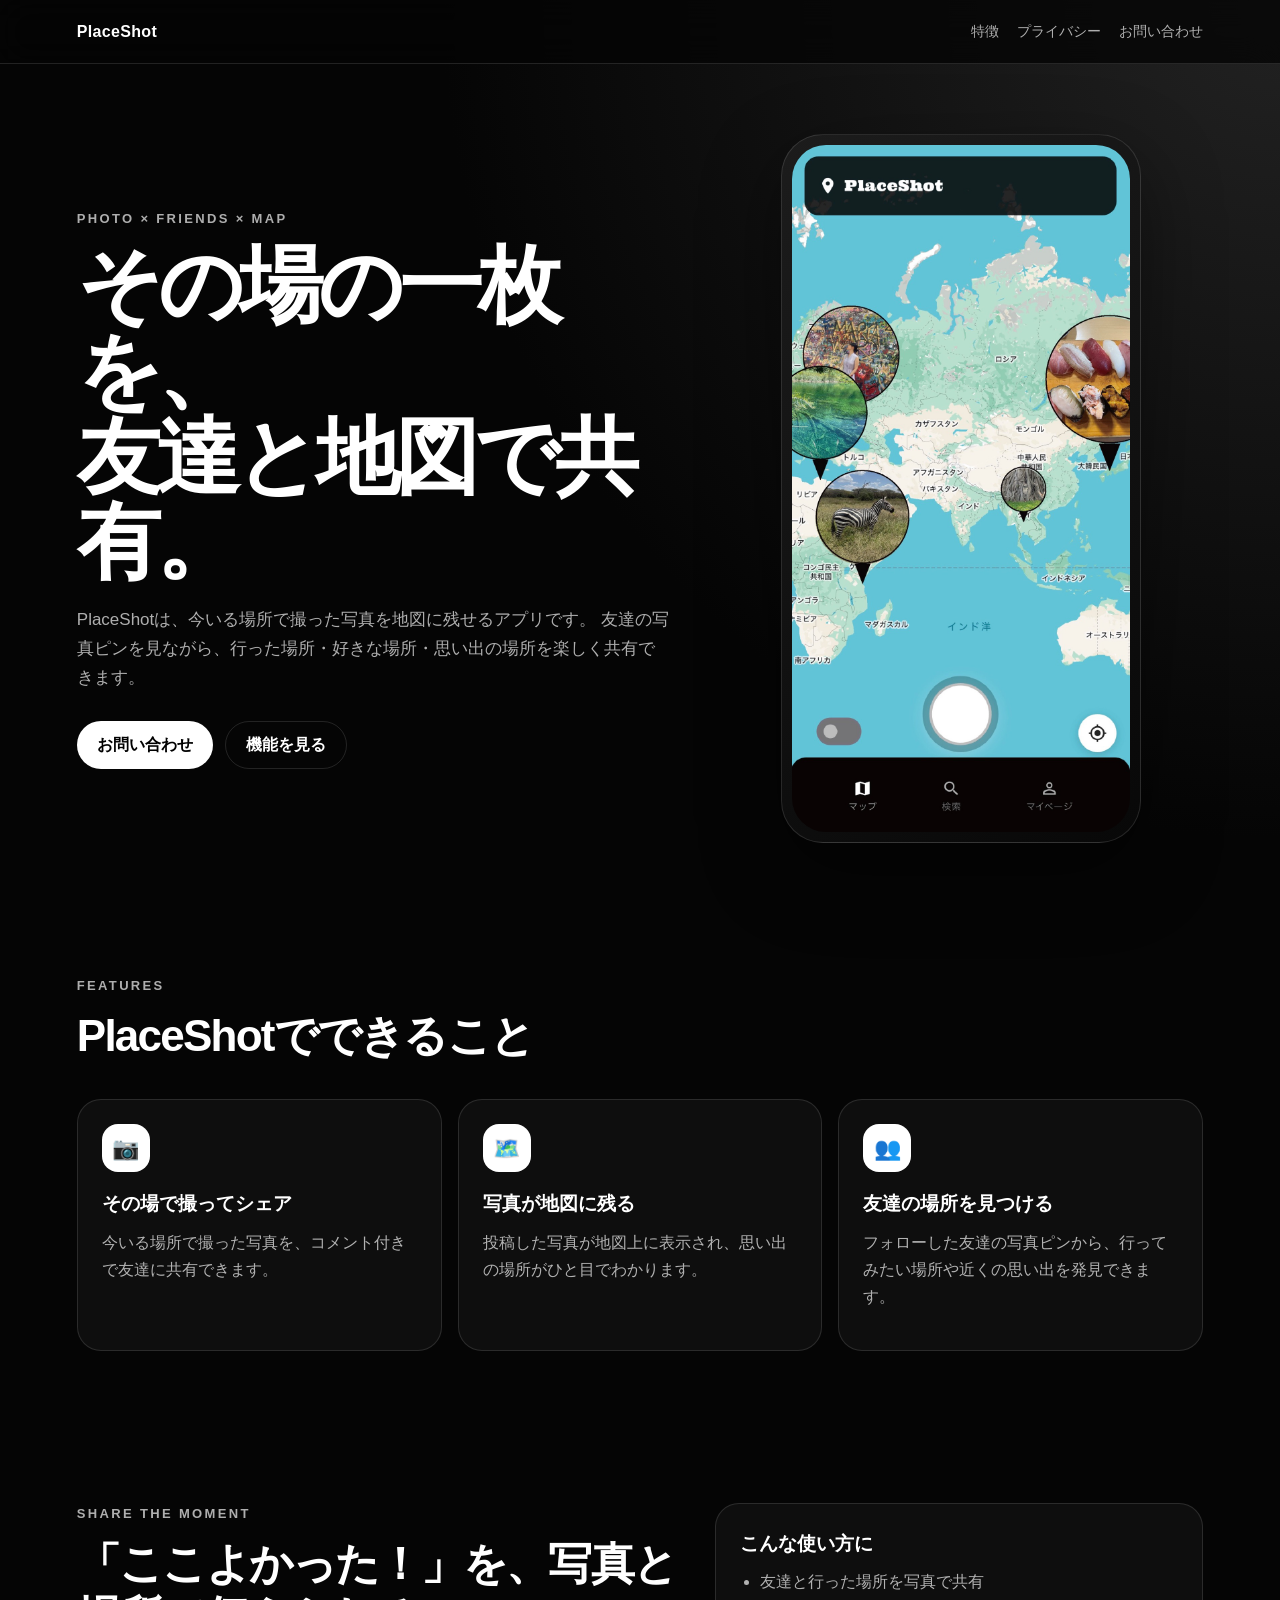
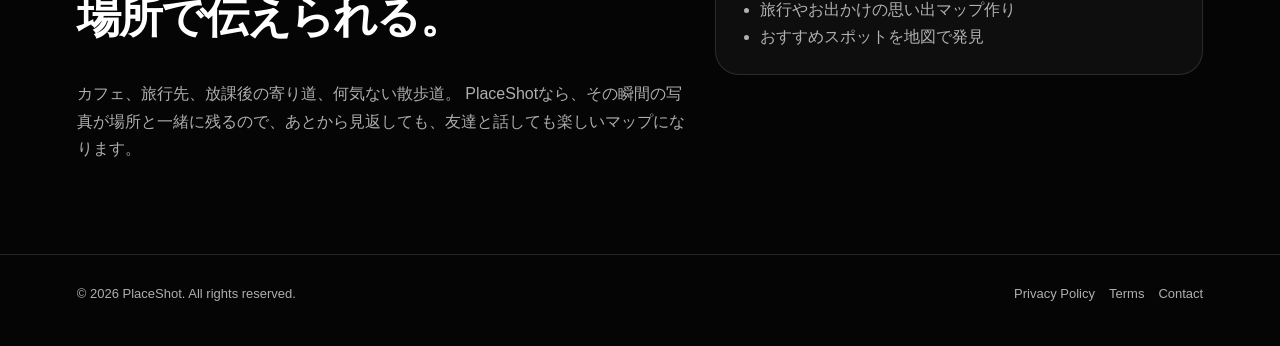
<file: index.html>
<!DOCTYPE html>
<html lang="ja">
<head>
  <meta charset="UTF-8" />
  <meta name="viewport" content="width=device-width, initial-scale=1.0" />
  <title>PlaceShot | 友達と写真でつながる場所マップ</title>
  <meta name="description" content="PlaceShotは、その場で撮った写真を地図に残して、友達と思い出の場所を共有できるアプリです。" />
  <link rel="stylesheet" href="style.css" />
</head>
<body>
  <header class="site-header">
    <a class="brand" href="index.html">
      <span>PlaceShot</span>
    </a>
    <nav class="nav">
      <a href="#features">特徴</a>
      <a href="privacy.html">プライバシー</a>
      <a href="contact.html">お問い合わせ</a>
    </nav>
  </header>

  <main>
    <section class="hero">
      <div class="hero-content">
        <p class="eyebrow">Photo × Friends × Map</p>
        <h1>その場の一枚を、<br />友達と地図で共有。</h1>
        <p class="lead">
          PlaceShotは、今いる場所で撮った写真を地図に残せるアプリです。
          友達の写真ピンを見ながら、行った場所・好きな場所・思い出の場所を楽しく共有できます。
        </p>
        <div class="hero-actions">
          <a class="button primary" href="contact.html">お問い合わせ</a>
          <a class="button ghost" href="#features">機能を見る</a>
        </div>
      </div>
      <div class="app-preview-card" aria-label="PlaceShot app preview">
        <img src="assets/app-preview.jpeg" alt="PlaceShotのアプリ画面。地図上に写真ピンが表示されています。" />
      </div>
    </section>

    <section id="features" class="section">
      <p class="section-kicker">Features</p>
      <h2>PlaceShotでできること</h2>
      <div class="cards">
        <article class="card">
          <div class="card-icon">📷</div>
          <h3>その場で撮ってシェア</h3>
          <p>今いる場所で撮った写真を、コメント付きで友達に共有できます。</p>
        </article>
        <article class="card">
          <div class="card-icon">🗺️</div>
          <h3>写真が地図に残る</h3>
          <p>投稿した写真が地図上に表示され、思い出の場所がひと目でわかります。</p>
        </article>
        <article class="card">
          <div class="card-icon">👥</div>
          <h3>友達の場所を見つける</h3>
          <p>フォローした友達の写真ピンから、行ってみたい場所や近くの思い出を発見できます。</p>
        </article>
      </div>
    </section>

    <section class="section split">
      <div>
        <p class="section-kicker">Share the moment</p>
        <h2>「ここよかった！」を、写真と場所で伝えられる。</h2>
        <p>
          カフェ、旅行先、放課後の寄り道、何気ない散歩道。
          PlaceShotなら、その瞬間の写真が場所と一緒に残るので、あとから見返しても、友達と話しても楽しいマップになります。
        </p>
      </div>
      <div class="notice-box">
        <h3>こんな使い方に</h3>
        <ul>
          <li>友達と行った場所を写真で共有</li>
          <li>旅行やお出かけの思い出マップ作り</li>
          <li>おすすめスポットを地図で発見</li>
        </ul>
      </div>
    </section>
  </main>

  <footer class="site-footer">
    <p>&copy; 2026 PlaceShot. All rights reserved.</p>
    <div class="footer-links">
      <a href="privacy.html">Privacy Policy</a>
      <a href="terms.html">Terms</a>
      <a href="contact.html">Contact</a>
    </div>
  </footer>
</body>
</html>
</file>
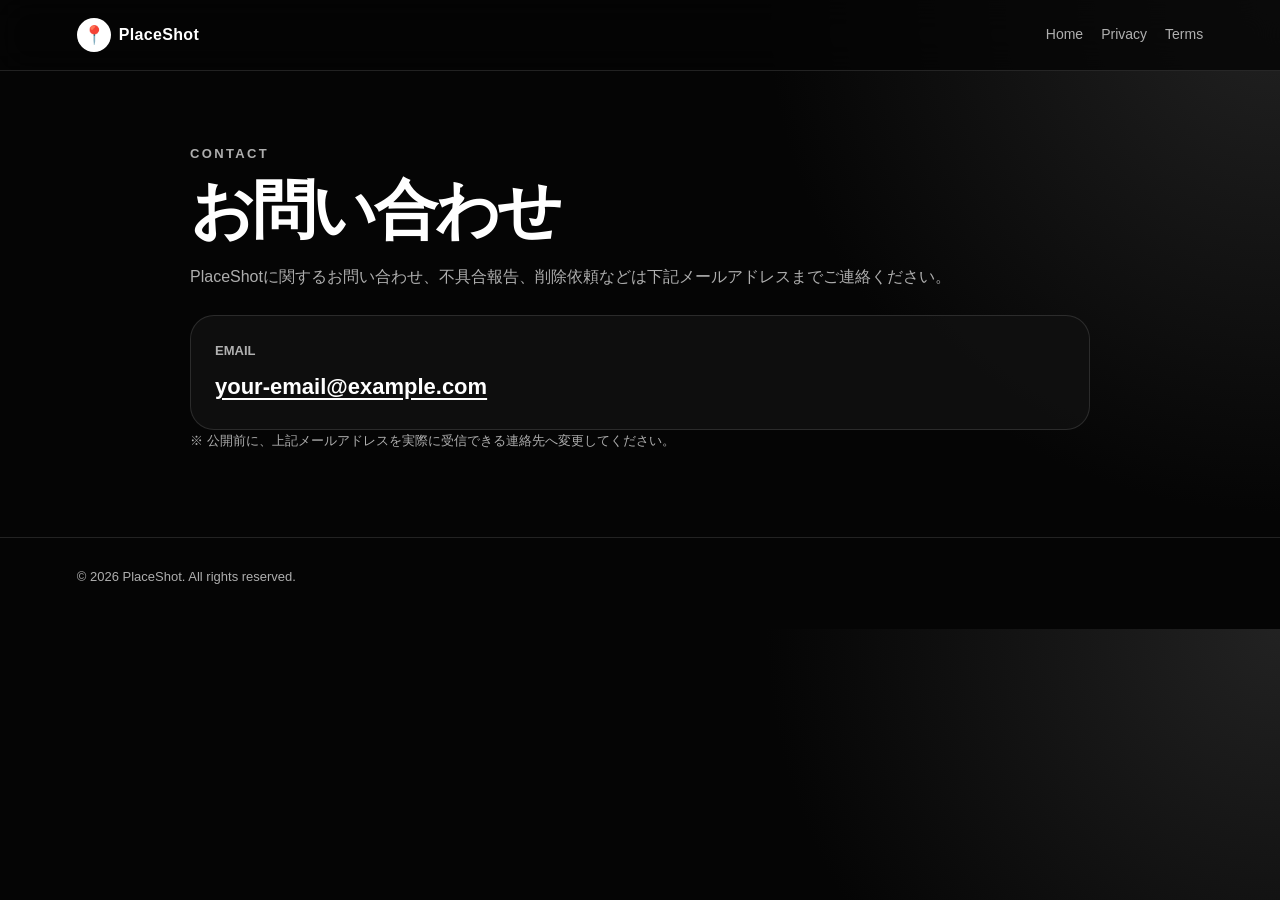
<file: contact.html>
<!DOCTYPE html>
<html lang="ja">
<head>
  <meta charset="UTF-8" />
  <meta name="viewport" content="width=device-width, initial-scale=1.0" />
  <title>Contact | PlaceShot</title>
  <link rel="stylesheet" href="style.css" />
</head>
<body>
  <header class="site-header">
    <a class="brand" href="index.html"><span class="brand-icon">📍</span><span>PlaceShot</span></a>
    <nav class="nav"><a href="index.html">Home</a><a href="privacy.html">Privacy</a><a href="terms.html">Terms</a></nav>
  </header>

  <main class="page contact-page">
    <p class="section-kicker">Contact</p>
    <h1>お問い合わせ</h1>
    <p>PlaceShotに関するお問い合わせ、不具合報告、削除依頼などは下記メールアドレスまでご連絡ください。</p>

    <div class="contact-card">
      <p class="label">Email</p>
      <a href="mailto:your-email@example.com">your-email@example.com</a>
    </div>

    <p class="small-note">
      ※ 公開前に、上記メールアドレスを実際に受信できる連絡先へ変更してください。
    </p>
  </main>

  <footer class="site-footer">
    <p>&copy; 2026 PlaceShot. All rights reserved.</p>
  </footer>
</body>
</html>
</file>
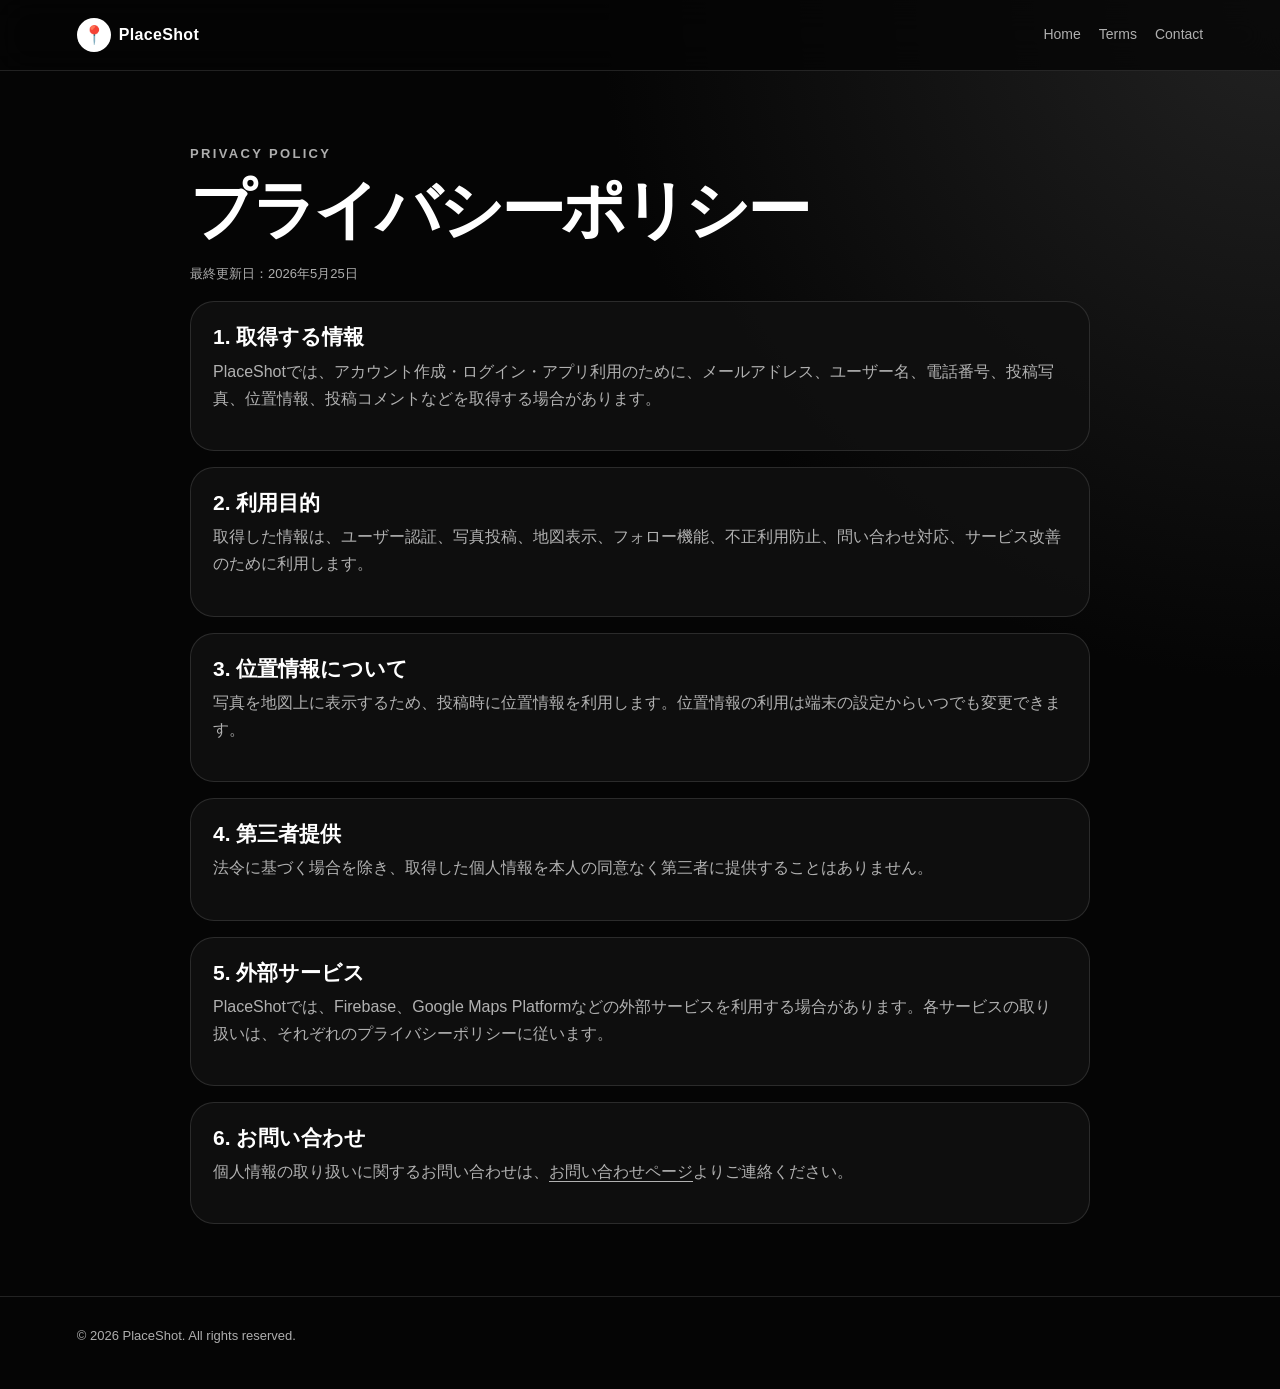
<file: privacy.html>
<!DOCTYPE html>
<html lang="ja">
<head>
  <meta charset="UTF-8" />
  <meta name="viewport" content="width=device-width, initial-scale=1.0" />
  <title>Privacy Policy | PlaceShot</title>
  <link rel="stylesheet" href="style.css" />
</head>
<body>
  <header class="site-header">
    <a class="brand" href="index.html"><span class="brand-icon">📍</span><span>PlaceShot</span></a>
    <nav class="nav"><a href="index.html">Home</a><a href="terms.html">Terms</a><a href="contact.html">Contact</a></nav>
  </header>

  <main class="page">
    <p class="section-kicker">Privacy Policy</p>
    <h1>プライバシーポリシー</h1>
    <p class="updated">最終更新日：2026年5月25日</p>

    <section>
      <h2>1. 取得する情報</h2>
      <p>PlaceShotでは、アカウント作成・ログイン・アプリ利用のために、メールアドレス、ユーザー名、電話番号、投稿写真、位置情報、投稿コメントなどを取得する場合があります。</p>
    </section>

    <section>
      <h2>2. 利用目的</h2>
      <p>取得した情報は、ユーザー認証、写真投稿、地図表示、フォロー機能、不正利用防止、問い合わせ対応、サービス改善のために利用します。</p>
    </section>

    <section>
      <h2>3. 位置情報について</h2>
      <p>写真を地図上に表示するため、投稿時に位置情報を利用します。位置情報の利用は端末の設定からいつでも変更できます。</p>
    </section>

    <section>
      <h2>4. 第三者提供</h2>
      <p>法令に基づく場合を除き、取得した個人情報を本人の同意なく第三者に提供することはありません。</p>
    </section>

    <section>
      <h2>5. 外部サービス</h2>
      <p>PlaceShotでは、Firebase、Google Maps Platformなどの外部サービスを利用する場合があります。各サービスの取り扱いは、それぞれのプライバシーポリシーに従います。</p>
    </section>

    <section>
      <h2>6. お問い合わせ</h2>
      <p>個人情報の取り扱いに関するお問い合わせは、<a href="contact.html">お問い合わせページ</a>よりご連絡ください。</p>
    </section>
  </main>

  <footer class="site-footer">
    <p>&copy; 2026 PlaceShot. All rights reserved.</p>
  </footer>
</body>
</html>
</file>
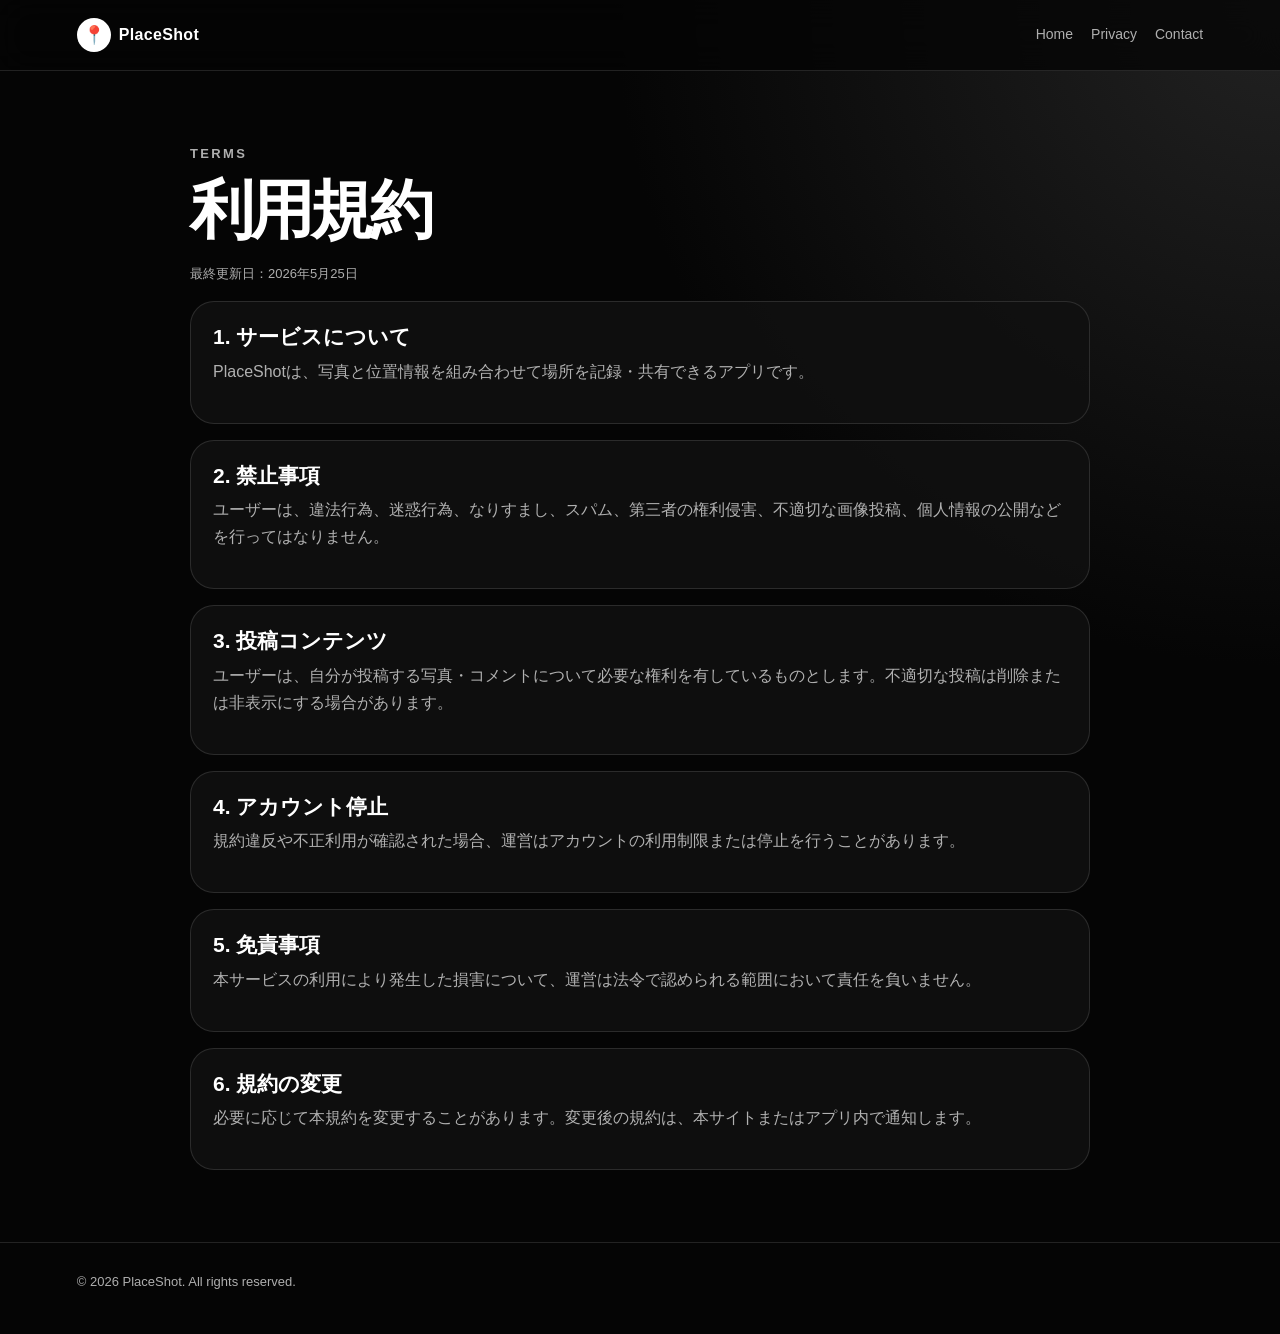
<file: terms.html>
<!DOCTYPE html>
<html lang="ja">
<head>
  <meta charset="UTF-8" />
  <meta name="viewport" content="width=device-width, initial-scale=1.0" />
  <title>Terms of Service | PlaceShot</title>
  <link rel="stylesheet" href="style.css" />
</head>
<body>
  <header class="site-header">
    <a class="brand" href="index.html"><span class="brand-icon">📍</span><span>PlaceShot</span></a>
    <nav class="nav"><a href="index.html">Home</a><a href="privacy.html">Privacy</a><a href="contact.html">Contact</a></nav>
  </header>

  <main class="page">
    <p class="section-kicker">Terms</p>
    <h1>利用規約</h1>
    <p class="updated">最終更新日：2026年5月25日</p>

    <section>
      <h2>1. サービスについて</h2>
      <p>PlaceShotは、写真と位置情報を組み合わせて場所を記録・共有できるアプリです。</p>
    </section>

    <section>
      <h2>2. 禁止事項</h2>
      <p>ユーザーは、違法行為、迷惑行為、なりすまし、スパム、第三者の権利侵害、不適切な画像投稿、個人情報の公開などを行ってはなりません。</p>
    </section>

    <section>
      <h2>3. 投稿コンテンツ</h2>
      <p>ユーザーは、自分が投稿する写真・コメントについて必要な権利を有しているものとします。不適切な投稿は削除または非表示にする場合があります。</p>
    </section>

    <section>
      <h2>4. アカウント停止</h2>
      <p>規約違反や不正利用が確認された場合、運営はアカウントの利用制限または停止を行うことがあります。</p>
    </section>

    <section>
      <h2>5. 免責事項</h2>
      <p>本サービスの利用により発生した損害について、運営は法令で認められる範囲において責任を負いません。</p>
    </section>

    <section>
      <h2>6. 規約の変更</h2>
      <p>必要に応じて本規約を変更することがあります。変更後の規約は、本サイトまたはアプリ内で通知します。</p>
    </section>
  </main>

  <footer class="site-footer">
    <p>&copy; 2026 PlaceShot. All rights reserved.</p>
  </footer>
</body>
</html>
</file>
<file: style.css>
:root {
  --bg: #050505;
  --panel: #111111;
  --panel-2: #181818;
  --text: #ffffff;
  --muted: rgba(255, 255, 255, 0.68);
  --faint: rgba(255, 255, 255, 0.12);
  --accent: #ffffff;
  --radius: 24px;
}

* {
  box-sizing: border-box;
}

html {
  scroll-behavior: smooth;
}

body {
  margin: 0;
  font-family: -apple-system, BlinkMacSystemFont, "Helvetica Neue", "Hiragino Sans", "Hiragino Kaku Gothic ProN", "Noto Sans JP", Arial, sans-serif;
  background: radial-gradient(circle at top right, #222 0, #050505 36%);
  color: var(--text);
  line-height: 1.7;
}

a {
  color: inherit;
  text-decoration: none;
}

.site-header {
  position: sticky;
  top: 0;
  z-index: 10;
  display: flex;
  align-items: center;
  justify-content: space-between;
  gap: 16px;
  padding: 18px 6vw;
  background: rgba(5, 5, 5, 0.78);
  backdrop-filter: blur(16px);
  border-bottom: 1px solid var(--faint);
}

.brand {
  display: inline-flex;
  align-items: center;
  gap: 8px;
  font-weight: 800;
  letter-spacing: 0.02em;
}

.brand-icon {
  display: grid;
  place-items: center;
  width: 34px;
  height: 34px;
  border-radius: 999px;
  background: #fff;
  color: #000;
  font-size: 18px;
  font-weight: 900;
}

.nav {
  display: flex;
  gap: 18px;
  font-size: 14px;
  color: var(--muted);
}

.nav a:hover,
.footer-links a:hover {
  color: var(--text);
}

.hero {
  display: grid;
  grid-template-columns: minmax(0, 1.1fr) minmax(280px, 0.9fr);
  align-items: center;
  gap: 48px;
  min-height: 78vh;
  padding: 70px 6vw 56px;
}

.eyebrow,
.section-kicker {
  color: var(--muted);
  font-size: 13px;
  font-weight: 700;
  letter-spacing: 0.18em;
  text-transform: uppercase;
}

h1,
h2,
h3,
p {
  margin-top: 0;
}

h1 {
  margin-bottom: 20px;
  font-size: clamp(44px, 8vw, 84px);
  line-height: 1.02;
  letter-spacing: -0.06em;
}

h2 {
  font-size: clamp(28px, 4vw, 44px);
  line-height: 1.2;
  letter-spacing: -0.04em;
}

h3 {
  margin-bottom: 8px;
  font-size: 19px;
}

.lead {
  max-width: 640px;
  color: var(--muted);
  font-size: 17px;
}

.hero-actions {
  display: flex;
  flex-wrap: wrap;
  gap: 12px;
  margin-top: 28px;
}

.button {
  display: inline-flex;
  align-items: center;
  justify-content: center;
  min-height: 48px;
  padding: 0 20px;
  border-radius: 999px;
  font-weight: 700;
}

.photo-chip span {
  display: block;
  color: var(--muted);
  font-size: 12px;
  font-weight: 600;
}

.photo-chip strong {
  display: block;
  margin-top: 2px;
  color: var(--text);
  font-size: 15px;
}

.button.primary {
  background: #fff;
  color: #000;
}

.button.ghost {
  border: 1px solid var(--faint);
  color: var(--text);
}

.app-preview-card {
  width: min(360px, 100%);
  margin: 0 auto;
  padding: 10px;
  border: 1px solid var(--faint);
  border-radius: 42px;
  background: linear-gradient(145deg, #1c1c1c, #080808);
  box-shadow: 0 28px 80px rgba(0, 0, 0, 0.45);
}

.app-preview-card img {
  display: block;
  width: 100%;
  height: auto;
  border-radius: 34px;
}

.section {
  padding: 76px 6vw;
}

.cards {
  display: grid;
  grid-template-columns: repeat(3, 1fr);
  gap: 16px;
  margin-top: 28px;
}

.card,
.notice-box,
.contact-card,
.page section {
  border: 1px solid var(--faint);
  border-radius: var(--radius);
  background: rgba(17, 17, 17, 0.88);
}

.card {
  padding: 24px;
}

.card p,
.section p,
.page p,
.page li {
  color: var(--muted);
}

.card-icon {
  width: 48px;
  height: 48px;
  display: grid;
  place-items: center;
  margin-bottom: 16px;
  border-radius: 16px;
  background: #fff;
  color: #000;
  font-size: 22px;
}

.split {
  display: grid;
  grid-template-columns: 1fr 0.8fr;
  gap: 28px;
  align-items: start;
}

.notice-box {
  padding: 24px;
}

.notice-box ul {
  margin: 0;
  padding-left: 20px;
  color: var(--muted);
}

.page {
  width: min(900px, 88vw);
  margin: 0 auto;
  padding: 72px 0;
}

.page h1 {
  font-size: clamp(38px, 6vw, 64px);
}

.updated,
.small-note {
  font-size: 13px;
  color: var(--muted);
}

.page section {
  padding: 22px;
  margin-top: 16px;
}

.page section h2 {
  margin-bottom: 8px;
  font-size: 21px;
  letter-spacing: 0;
}

.page a {
  text-decoration: underline;
  text-underline-offset: 4px;
}

.contact-card {
  padding: 24px;
  margin-top: 24px;
}

.contact-card .label {
  margin-bottom: 6px;
  color: var(--muted);
  font-size: 13px;
  font-weight: 700;
  text-transform: uppercase;
}

.contact-card a {
  font-size: 22px;
  font-weight: 800;
}

.site-footer {
  display: flex;
  justify-content: space-between;
  gap: 16px;
  padding: 28px 6vw;
  border-top: 1px solid var(--faint);
  color: var(--muted);
  font-size: 13px;
}

.footer-links {
  display: flex;
  gap: 14px;
}

@media (max-width: 760px) {
  .site-header,
  .site-footer {
    align-items: flex-start;
    flex-direction: column;
  }

  .nav {
    width: 100%;
    justify-content: space-between;
    gap: 10px;
  }

  .hero,
  .split,
  .cards {
    grid-template-columns: 1fr;
  }

  .hero {
    padding-top: 46px;
  }

  .map-preview {
    height: 420px;
  }
}
</file>
